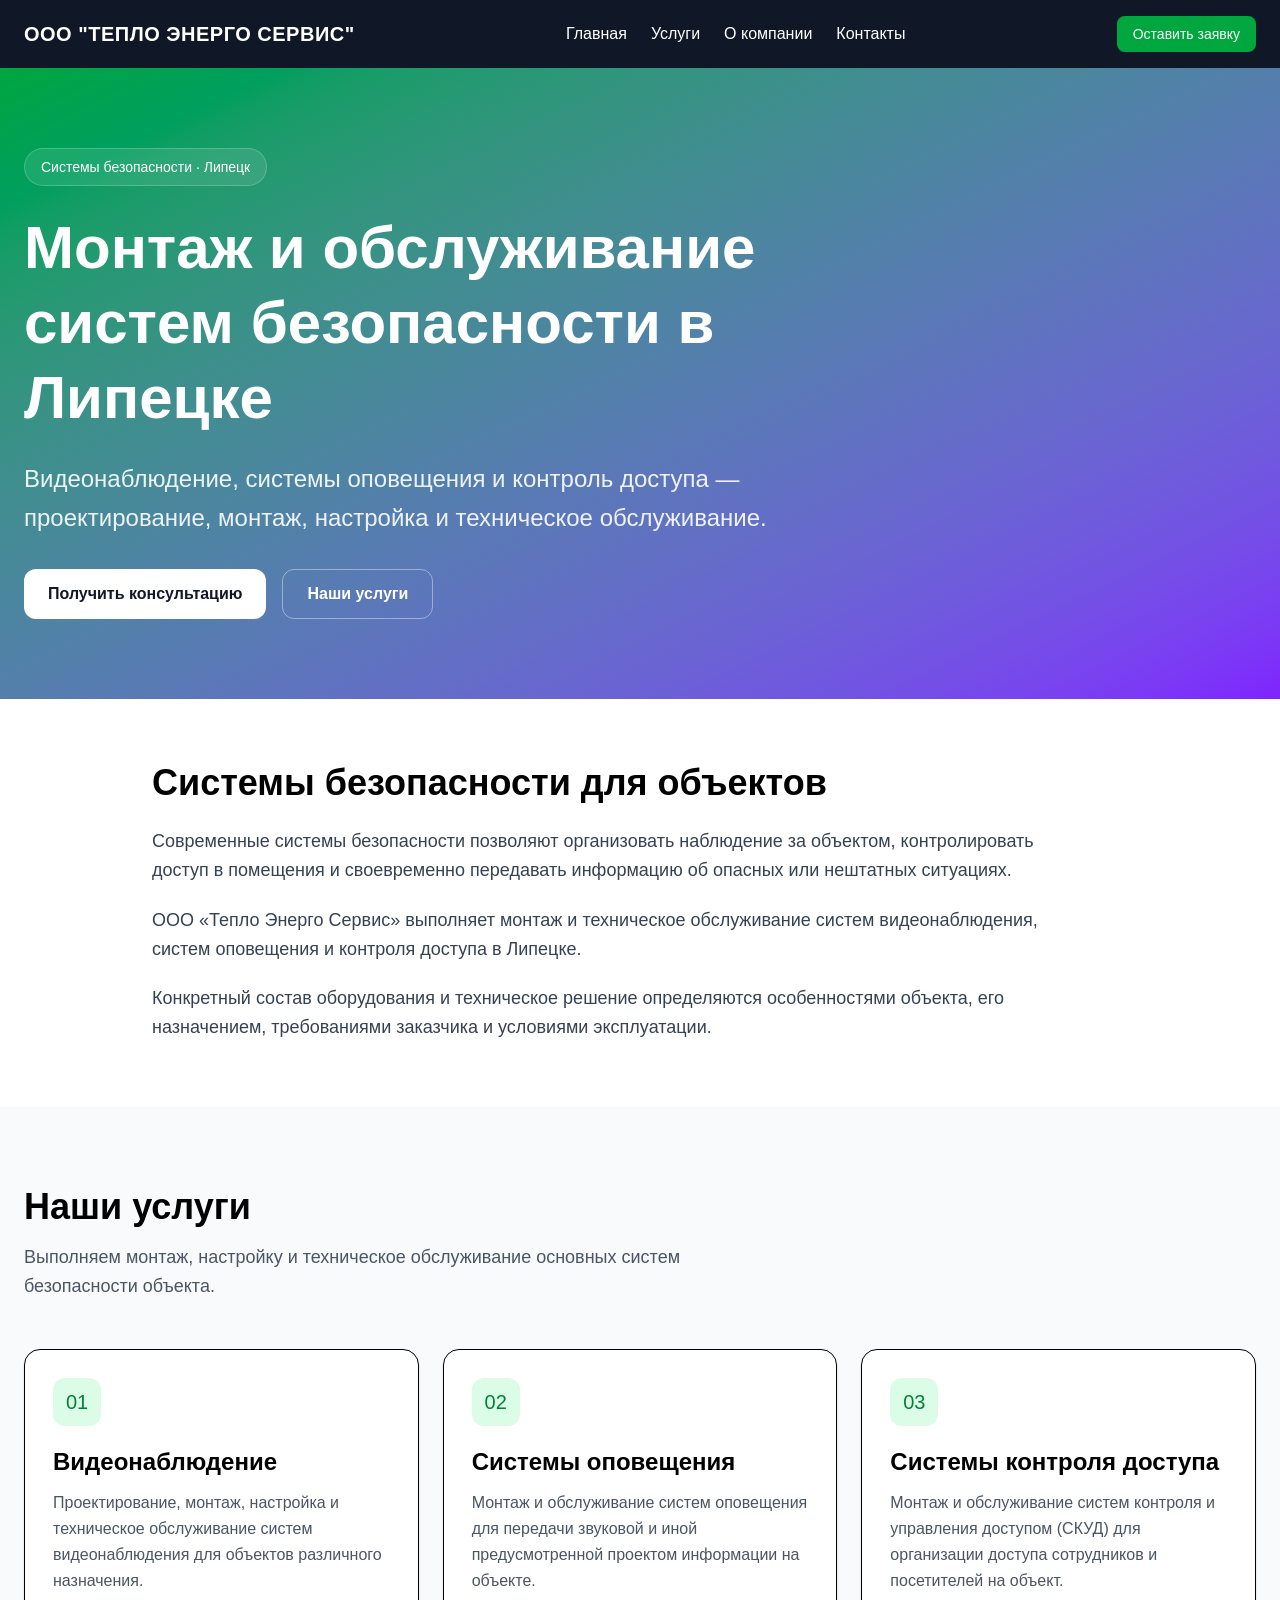
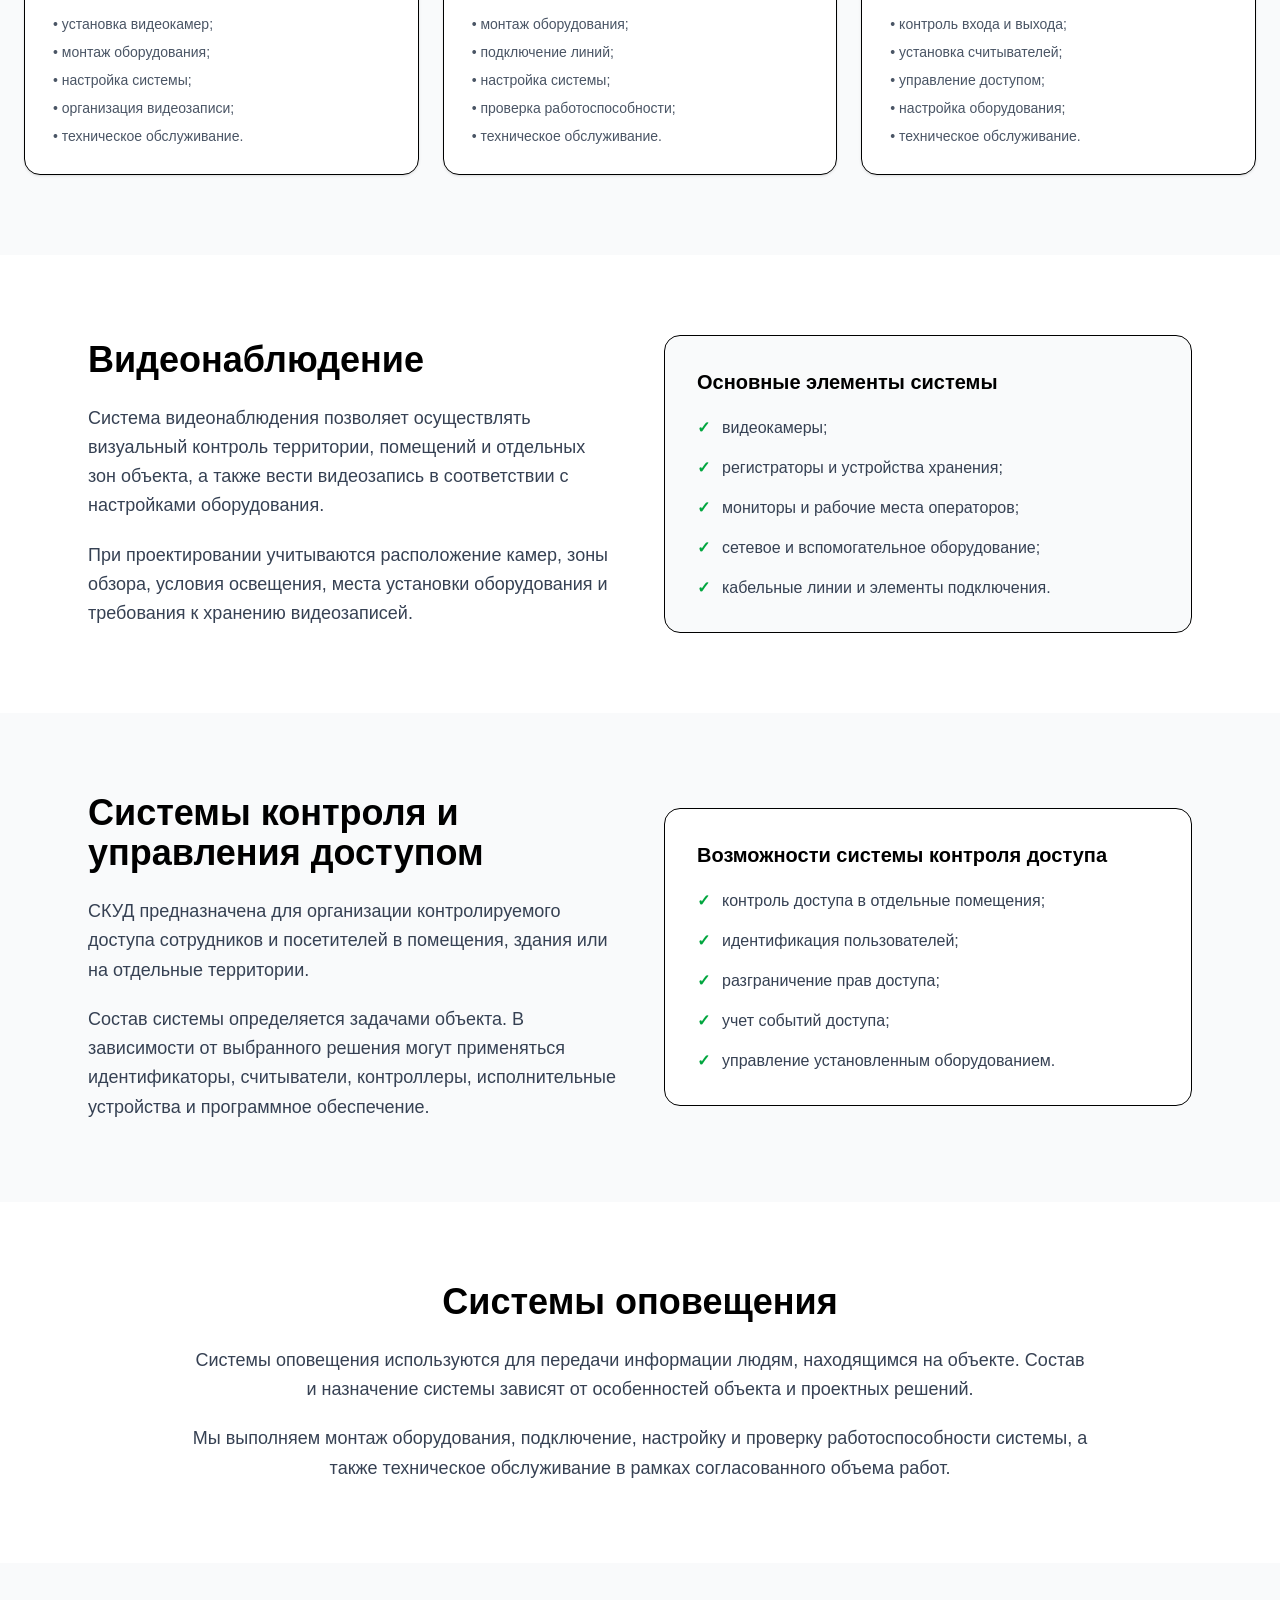
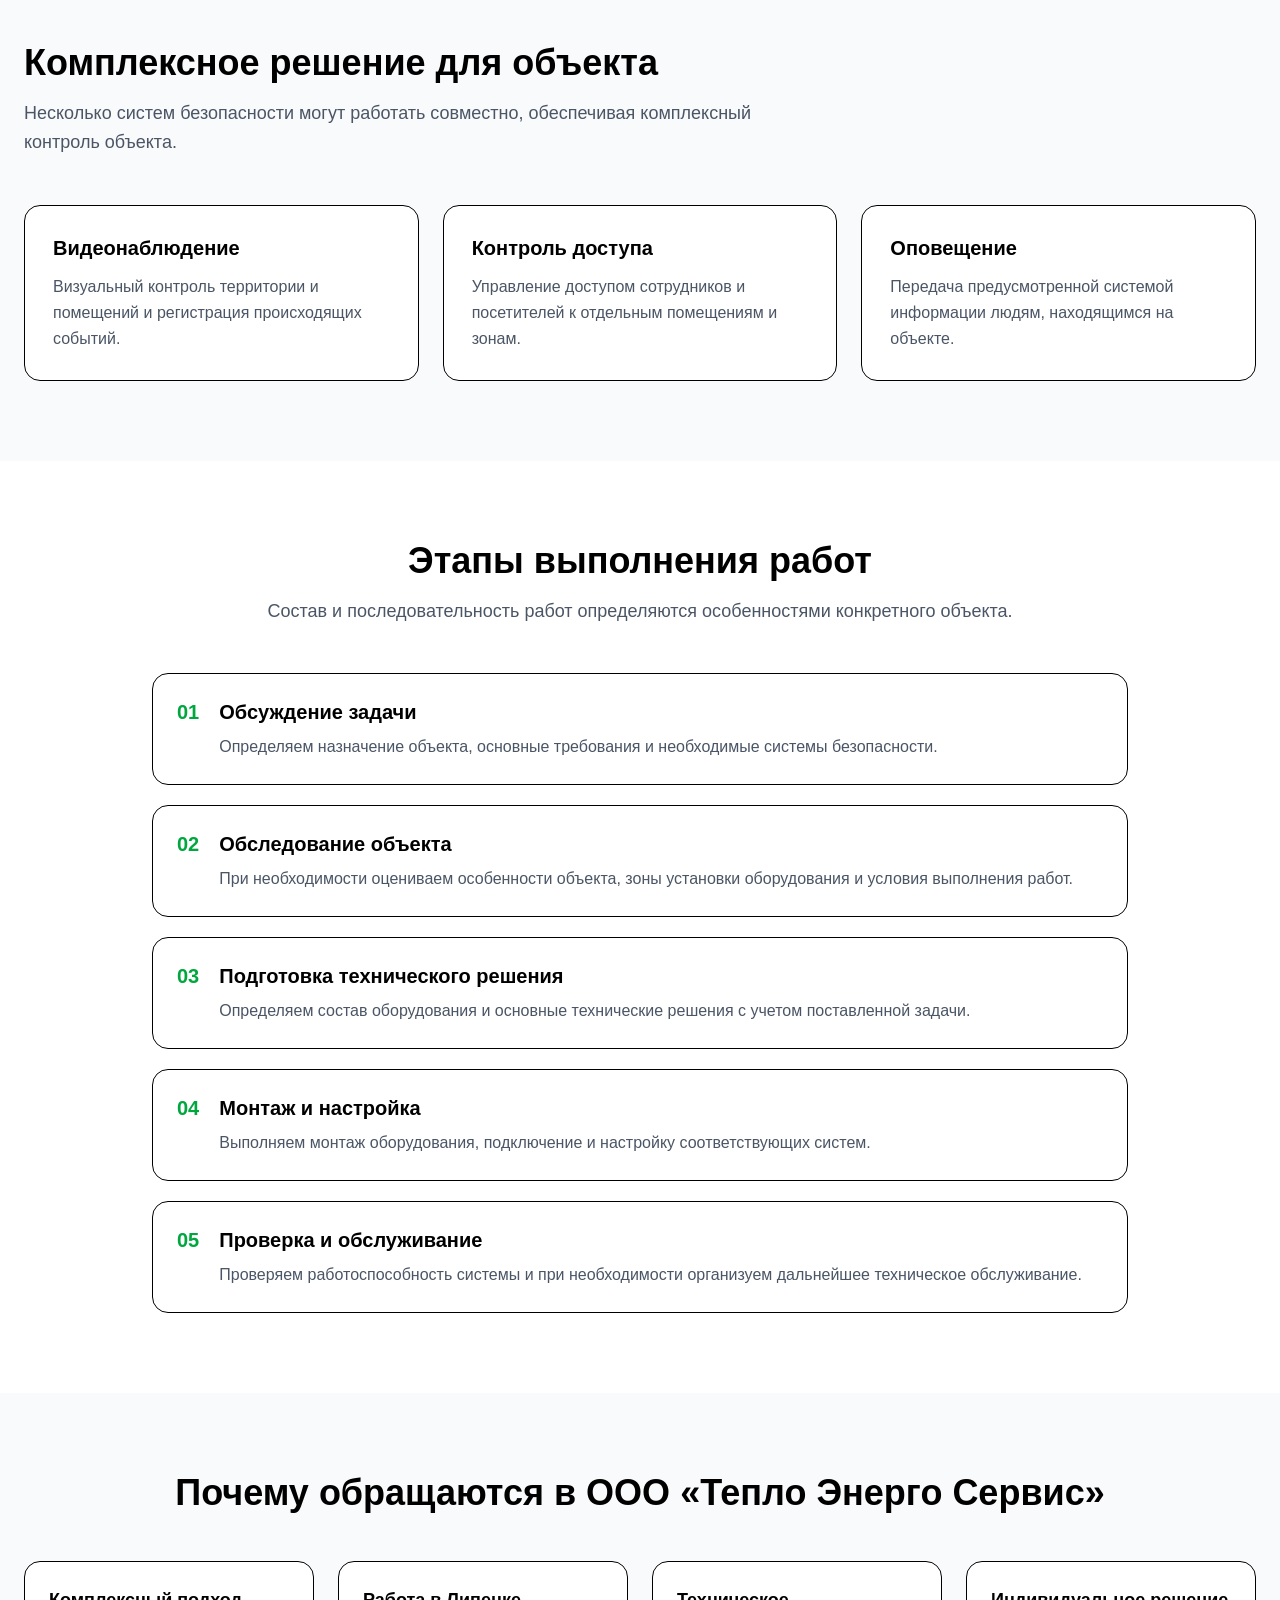
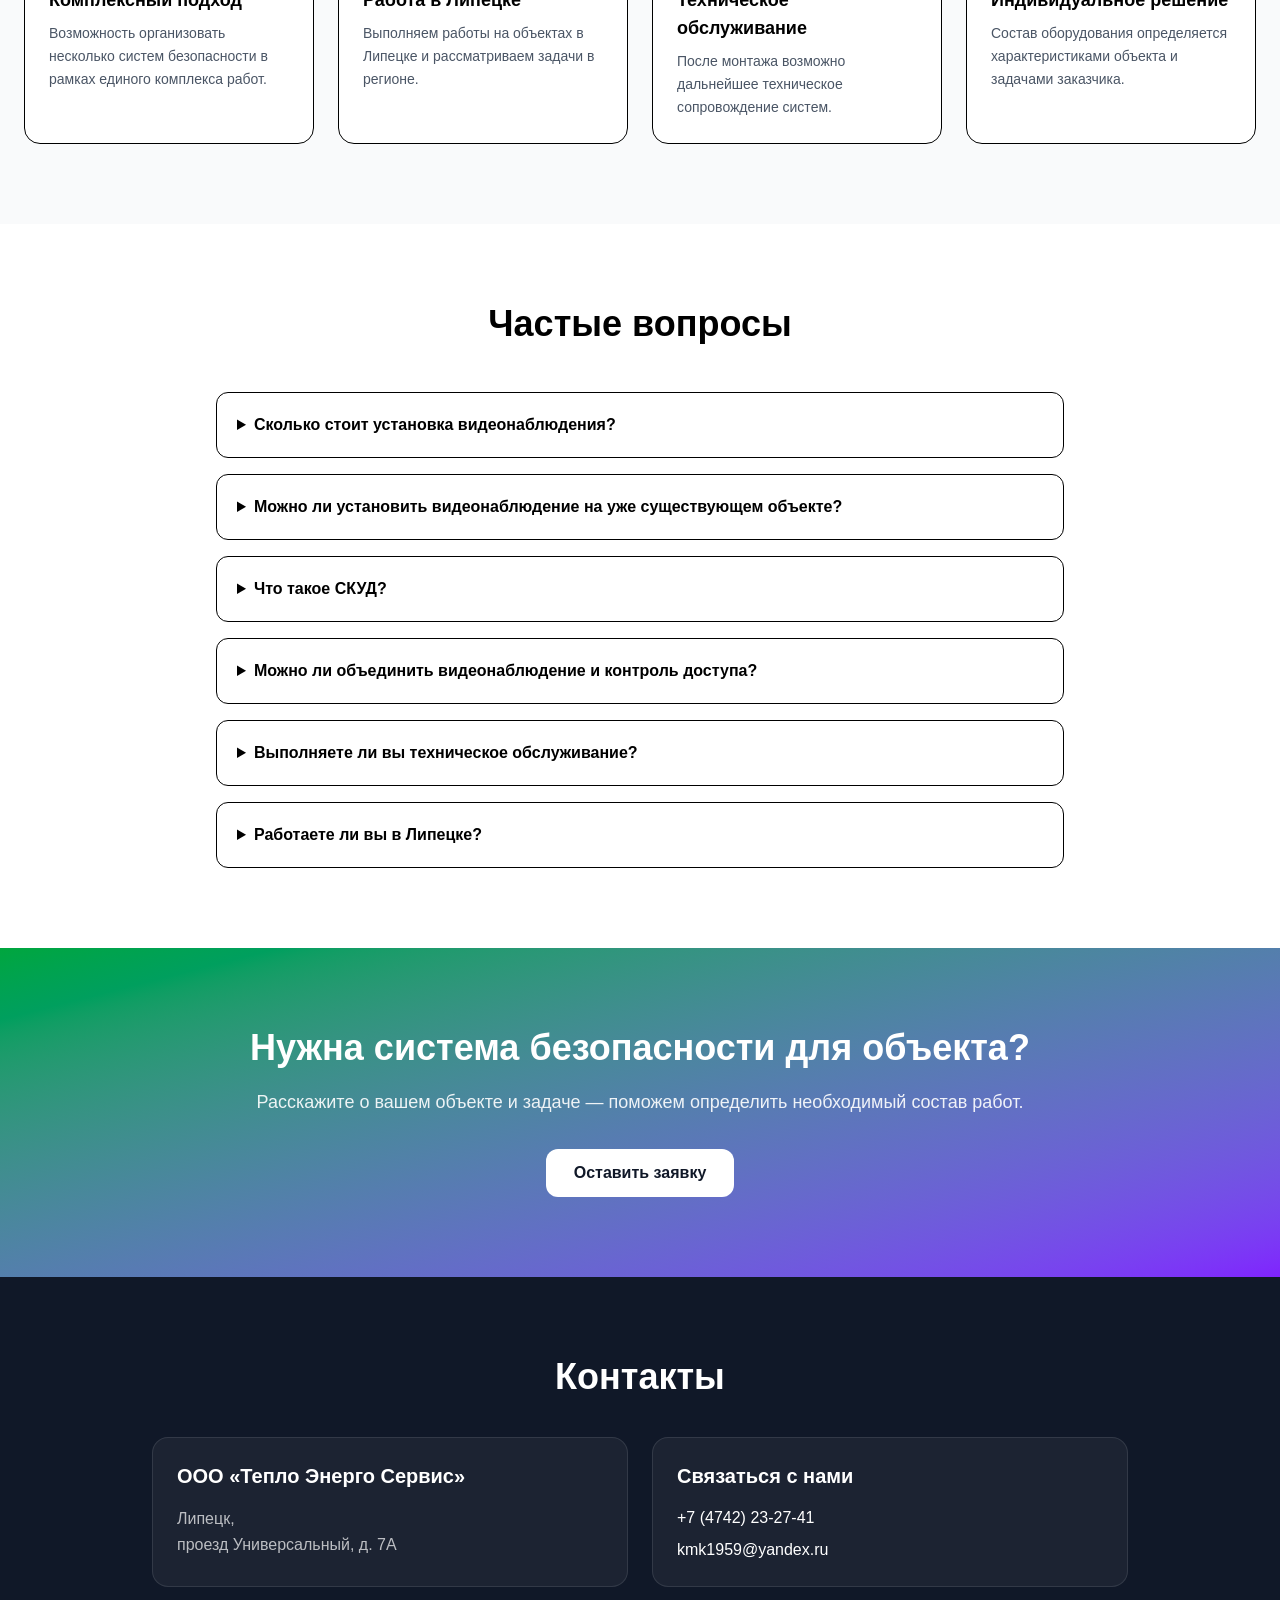
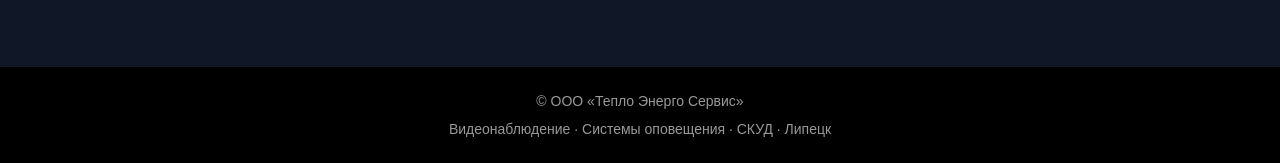
<file: videonablyudenie-sistemy-opoveshcheniya-skud.html>
<!DOCTYPE html>
<html lang="ru">
<head>
  <meta charset="UTF-8">
  <meta name="viewport" content="width=device-width, initial-scale=1.0">

  <title>Видеонаблюдение, системы оповещения и СКУД в Липецке | Тепло Энерго Сервис</title>

  <meta name="description"
        content="Монтаж и обслуживание систем видеонаблюдения, систем оповещения и контроля доступа в Липецке. Проектирование, установка, настройка и техническое обслуживание. ООО «Тепло Энерго Сервис».">

  <link rel="stylesheet" href="css/style.css">

  <!-- Schema.org -->
  <script type="application/ld+json">
  {
    "@context": "https://schema.org",
    "@type": "LocalBusiness",
    "name": "ООО «Тепло Энерго Сервис»",
    "description": "Монтаж и обслуживание систем видеонаблюдения, систем оповещения и систем контроля доступа в Липецке.",
    "url": "https://pozharka48.ru/videonablyudenie-sistemy-opoveshcheniya-skud.html",
    "telephone": "+7-4742-23-27-41",
    "email": "kmk1959@yandex.ru",
    "address": {
      "@type": "PostalAddress",
      "streetAddress": "проезд Универсальный, д.7А",
      "addressLocality": "Липецк",
      "addressCountry": "RU"
    },
    "areaServed": {
      "@type": "City",
      "name": "Липецк"
    }
  }
  </script>
</head>


<body class="bg-gray-50">


  <!-- Header -->
  <header class="bg-gray-900 text-white">

    <div class="max-w-7xl mx-auto flex items-center justify-between py-4 px-6">

      <a href="index.html"
         class="text-xl font-bold tracking-wide">
        ООО "ТЕПЛО ЭНЕРГО СЕРВИС"
      </a>


      <nav class="space-x-6 hidden md:flex">

        <a href="index.html"
           class="hover:text-green-500 transition">
          Главная
        </a>

        <a href="#services"
           class="hover:text-green-500 transition">
          Услуги
        </a>

        <a href="index.html#about"
           class="hover:text-green-500 transition">
          О компании
        </a>

        <a href="#contacts"
           class="hover:text-green-500 transition">
          Контакты
        </a>

      </nav>


      <a href="mailto:kmk1959@yandex.ru?subject=Заявка%20на%20системы%20безопасности"
         class="bg-green-600 hover:bg-green-700 px-4 py-2 rounded-lg text-sm font-medium transition">
        Оставить заявку
      </a>

    </div>

  </header>



  <!-- Hero -->
  <section class="relative bg-gradient-to-br from-green-600 to-violet-600 text-white">

    <div class="max-w-7xl mx-auto px-6 py-20">

      <div class="max-w-4xl">


        <div class="inline-flex items-center gap-2 bg-white/10 border border-white/20 rounded-full px-4 py-2 text-sm mb-6">
          Системы безопасности · Липецк
        </div>


        <h1 class="text-4xl md:text-6xl font-bold leading-tight mb-6">
          Монтаж и обслуживание систем безопасности в Липецке
        </h1>


        <p class="text-xl md:text-2xl text-white/90 leading-relaxed mb-8">
          Видеонаблюдение, системы оповещения и контроль доступа —
          проектирование, монтаж, настройка и техническое обслуживание.
        </p>


        <div class="flex flex-col sm:flex-row gap-4">

          <a href="mailto:kmk1959@yandex.ru?subject=Заявка%20на%20системы%20безопасности"
             class="inline-flex justify-center items-center bg-white text-gray-900 px-6 py-3 rounded-xl font-semibold hover:bg-gray-100 transition">
            Получить консультацию
          </a>


          <a href="#services"
             class="inline-flex justify-center items-center border border-white/40 px-6 py-3 rounded-xl font-semibold hover:bg-white/10 transition">
            Наши услуги
          </a>

        </div>

      </div>

    </div>

  </section>



  <!-- Intro -->
  <section class="py-16 bg-white">

    <div class="max-w-5xl mx-auto px-6">

      <div class="max-w-4xl">


        <h2 class="text-3xl md:text-4xl font-bold mb-6">
          Системы безопасности для объектов
        </h2>


        <p class="text-lg text-gray-700 leading-relaxed mb-5">
          Современные системы безопасности позволяют организовать
          наблюдение за объектом, контролировать доступ в помещения
          и своевременно передавать информацию об опасных или
          нештатных ситуациях.
        </p>


        <p class="text-lg text-gray-700 leading-relaxed mb-5">
          ООО «Тепло Энерго Сервис» выполняет монтаж и техническое
          обслуживание систем видеонаблюдения, систем оповещения
          и контроля доступа в Липецке.
        </p>


        <p class="text-lg text-gray-700 leading-relaxed">
          Конкретный состав оборудования и техническое решение
          определяются особенностями объекта, его назначением,
          требованиями заказчика и условиями эксплуатации.
        </p>

      </div>

    </div>

  </section>



  <!-- Services -->
  <section id="services" class="py-20 bg-gray-50">

    <div class="max-w-7xl mx-auto px-6">


      <div class="max-w-3xl mb-12">

        <h2 class="text-3xl md:text-4xl font-bold mb-4">
          Наши услуги
        </h2>


        <p class="text-lg text-gray-600 leading-relaxed">
          Выполняем монтаж, настройку и техническое обслуживание
          основных систем безопасности объекта.
        </p>

      </div>



      <div class="grid grid-cols-1 md:grid-cols-3 gap-6">


        <!-- CCTV -->
        <div class="bg-white border rounded-2xl p-7 shadow-sm">

          <div class="w-12 h-12 bg-green-100 rounded-xl flex items-center justify-center mb-5">

            <span class="text-green-700 text-xl">
              01
            </span>

          </div>


          <h3 class="text-2xl font-semibold mb-3">
            Видеонаблюдение
          </h3>


          <p class="text-gray-600 leading-relaxed">
            Проектирование, монтаж, настройка и техническое
            обслуживание систем видеонаблюдения для объектов
            различного назначения.
          </p>


          <ul class="mt-5 space-y-2 text-sm text-gray-600">

            <li>• установка видеокамер;</li>
            <li>• монтаж оборудования;</li>
            <li>• настройка системы;</li>
            <li>• организация видеозаписи;</li>
            <li>• техническое обслуживание.</li>

          </ul>

        </div>



        <!-- Notification -->
        <div class="bg-white border rounded-2xl p-7 shadow-sm">

          <div class="w-12 h-12 bg-green-100 rounded-xl flex items-center justify-center mb-5">

            <span class="text-green-700 text-xl">
              02
            </span>

          </div>


          <h3 class="text-2xl font-semibold mb-3">
            Системы оповещения
          </h3>


          <p class="text-gray-600 leading-relaxed">
            Монтаж и обслуживание систем оповещения для передачи
            звуковой и иной предусмотренной проектом информации
            на объекте.
          </p>


          <ul class="mt-5 space-y-2 text-sm text-gray-600">

            <li>• монтаж оборудования;</li>
            <li>• подключение линий;</li>
            <li>• настройка системы;</li>
            <li>• проверка работоспособности;</li>
            <li>• техническое обслуживание.</li>

          </ul>

        </div>



        <!-- Access -->
        <div class="bg-white border rounded-2xl p-7 shadow-sm">

          <div class="w-12 h-12 bg-green-100 rounded-xl flex items-center justify-center mb-5">

            <span class="text-green-700 text-xl">
              03
            </span>

          </div>


          <h3 class="text-2xl font-semibold mb-3">
            Системы контроля доступа
          </h3>


          <p class="text-gray-600 leading-relaxed">
            Монтаж и обслуживание систем контроля и управления
            доступом (СКУД) для организации доступа сотрудников
            и посетителей на объект.
          </p>


          <ul class="mt-5 space-y-2 text-sm text-gray-600">

            <li>• контроль входа и выхода;</li>
            <li>• установка считывателей;</li>
            <li>• управление доступом;</li>
            <li>• настройка оборудования;</li>
            <li>• техническое обслуживание.</li>

          </ul>

        </div>

      </div>

    </div>

  </section>



  <!-- Video surveillance -->
  <section class="py-20 bg-white">

    <div class="max-w-6xl mx-auto px-6">


      <div class="grid md:grid-cols-2 gap-12 items-center">


        <div>

          <h2 class="text-3xl md:text-4xl font-bold mb-6">
            Видеонаблюдение
          </h2>


          <p class="text-lg text-gray-700 leading-relaxed mb-5">
            Система видеонаблюдения позволяет осуществлять визуальный
            контроль территории, помещений и отдельных зон объекта,
            а также вести видеозапись в соответствии с настройками
            оборудования.
          </p>


          <p class="text-lg text-gray-700 leading-relaxed">
            При проектировании учитываются расположение камер,
            зоны обзора, условия освещения, места установки
            оборудования и требования к хранению видеозаписей.
          </p>

        </div>


        <div class="bg-gray-50 border rounded-2xl p-8">

          <h3 class="text-xl font-semibold mb-5">
            Основные элементы системы
          </h3>


          <ul class="space-y-4 text-gray-700">

            <li class="flex gap-3">
              <span class="text-green-600 font-bold">✓</span>
              <span>видеокамеры;</span>
            </li>

            <li class="flex gap-3">
              <span class="text-green-600 font-bold">✓</span>
              <span>регистраторы и устройства хранения;</span>
            </li>

            <li class="flex gap-3">
              <span class="text-green-600 font-bold">✓</span>
              <span>мониторы и рабочие места операторов;</span>
            </li>

            <li class="flex gap-3">
              <span class="text-green-600 font-bold">✓</span>
              <span>сетевое и вспомогательное оборудование;</span>
            </li>

            <li class="flex gap-3">
              <span class="text-green-600 font-bold">✓</span>
              <span>кабельные линии и элементы подключения.</span>
            </li>

          </ul>

        </div>

      </div>

    </div>

  </section>



  <!-- Access control -->
  <section class="py-20 bg-gray-50">

    <div class="max-w-6xl mx-auto px-6">


      <div class="grid md:grid-cols-2 gap-12 items-center">


        <div class="bg-white border rounded-2xl p-8 md:order-1">

          <h3 class="text-xl font-semibold mb-5">
            Возможности системы контроля доступа
          </h3>


          <ul class="space-y-4 text-gray-700">

            <li class="flex gap-3">
              <span class="text-green-600 font-bold">✓</span>
              <span>контроль доступа в отдельные помещения;</span>
            </li>

            <li class="flex gap-3">
              <span class="text-green-600 font-bold">✓</span>
              <span>идентификация пользователей;</span>
            </li>

            <li class="flex gap-3">
              <span class="text-green-600 font-bold">✓</span>
              <span>разграничение прав доступа;</span>
            </li>

            <li class="flex gap-3">
              <span class="text-green-600 font-bold">✓</span>
              <span>учет событий доступа;</span>
            </li>

            <li class="flex gap-3">
              <span class="text-green-600 font-bold">✓</span>
              <span>управление установленным оборудованием.</span>
            </li>

          </ul>

        </div>


        <div>

          <h2 class="text-3xl md:text-4xl font-bold mb-6">
            Системы контроля и управления доступом
          </h2>


          <p class="text-lg text-gray-700 leading-relaxed mb-5">
            СКУД предназначена для организации контролируемого
            доступа сотрудников и посетителей в помещения,
            здания или на отдельные территории.
          </p>


          <p class="text-lg text-gray-700 leading-relaxed">
            Состав системы определяется задачами объекта.
            В зависимости от выбранного решения могут применяться
            идентификаторы, считыватели, контроллеры, исполнительные
            устройства и программное обеспечение.
          </p>

        </div>

      </div>

    </div>

  </section>



  <!-- Notification -->
  <section class="py-20 bg-white">

    <div class="max-w-6xl mx-auto px-6">


      <div class="max-w-4xl mx-auto text-center">

        <h2 class="text-3xl md:text-4xl font-bold mb-6">
          Системы оповещения
        </h2>


        <p class="text-lg text-gray-700 leading-relaxed mb-5">
          Системы оповещения используются для передачи информации
          людям, находящимся на объекте. Состав и назначение системы
          зависят от особенностей объекта и проектных решений.
        </p>


        <p class="text-lg text-gray-700 leading-relaxed">
          Мы выполняем монтаж оборудования, подключение,
          настройку и проверку работоспособности системы,
          а также техническое обслуживание в рамках согласованного
          объема работ.
        </p>

      </div>

    </div>

  </section>



  <!-- Complex solution -->
  <section class="py-20 bg-gray-50">

    <div class="max-w-7xl mx-auto px-6">


      <div class="max-w-3xl mb-12">

        <h2 class="text-3xl md:text-4xl font-bold mb-4">
          Комплексное решение для объекта
        </h2>


        <p class="text-lg text-gray-600 leading-relaxed">
          Несколько систем безопасности могут работать совместно,
          обеспечивая комплексный контроль объекта.
        </p>

      </div>



      <div class="grid grid-cols-1 md:grid-cols-3 gap-6">


        <div class="bg-white border rounded-2xl p-7">

          <h3 class="text-xl font-semibold mb-3">
            Видеонаблюдение
          </h3>

          <p class="text-gray-600 leading-relaxed">
            Визуальный контроль территории и помещений
            и регистрация происходящих событий.
          </p>

        </div>


        <div class="bg-white border rounded-2xl p-7">

          <h3 class="text-xl font-semibold mb-3">
            Контроль доступа
          </h3>

          <p class="text-gray-600 leading-relaxed">
            Управление доступом сотрудников и посетителей
            к отдельным помещениям и зонам.
          </p>

        </div>


        <div class="bg-white border rounded-2xl p-7">

          <h3 class="text-xl font-semibold mb-3">
            Оповещение
          </h3>

          <p class="text-gray-600 leading-relaxed">
            Передача предусмотренной системой информации
            людям, находящимся на объекте.
          </p>

        </div>

      </div>

    </div>

  </section>



  <!-- Work process -->
  <section class="py-20 bg-white">

    <div class="max-w-5xl mx-auto px-6">


      <div class="text-center max-w-3xl mx-auto mb-12">

        <h2 class="text-3xl md:text-4xl font-bold mb-4">
          Этапы выполнения работ
        </h2>


        <p class="text-lg text-gray-600">
          Состав и последовательность работ определяются
          особенностями конкретного объекта.
        </p>

      </div>



      <div class="space-y-5">


        <div class="border rounded-2xl p-6 flex gap-5">

          <div class="text-green-600 font-bold text-xl">
            01
          </div>


          <div>

            <h3 class="font-semibold text-xl mb-2">
              Обсуждение задачи
            </h3>


            <p class="text-gray-600 leading-relaxed">
              Определяем назначение объекта, основные требования
              и необходимые системы безопасности.
            </p>

          </div>

        </div>



        <div class="border rounded-2xl p-6 flex gap-5">

          <div class="text-green-600 font-bold text-xl">
            02
          </div>


          <div>

            <h3 class="font-semibold text-xl mb-2">
              Обследование объекта
            </h3>


            <p class="text-gray-600 leading-relaxed">
              При необходимости оцениваем особенности объекта,
              зоны установки оборудования и условия выполнения работ.
            </p>

          </div>

        </div>



        <div class="border rounded-2xl p-6 flex gap-5">

          <div class="text-green-600 font-bold text-xl">
            03
          </div>


          <div>

            <h3 class="font-semibold text-xl mb-2">
              Подготовка технического решения
            </h3>


            <p class="text-gray-600 leading-relaxed">
              Определяем состав оборудования и основные технические
              решения с учетом поставленной задачи.
            </p>

          </div>

        </div>



        <div class="border rounded-2xl p-6 flex gap-5">

          <div class="text-green-600 font-bold text-xl">
            04
          </div>


          <div>

            <h3 class="font-semibold text-xl mb-2">
              Монтаж и настройка
            </h3>


            <p class="text-gray-600 leading-relaxed">
              Выполняем монтаж оборудования, подключение и настройку
              соответствующих систем.
            </p>

          </div>

        </div>



        <div class="border rounded-2xl p-6 flex gap-5">

          <div class="text-green-600 font-bold text-xl">
            05
          </div>


          <div>

            <h3 class="font-semibold text-xl mb-2">
              Проверка и обслуживание
            </h3>


            <p class="text-gray-600 leading-relaxed">
              Проверяем работоспособность системы и при необходимости
              организуем дальнейшее техническое обслуживание.
            </p>

          </div>

        </div>

      </div>

    </div>

  </section>



  <!-- Advantages -->
  <section class="py-20 bg-gray-50">

    <div class="max-w-7xl mx-auto px-6">


      <h2 class="text-3xl md:text-4xl font-bold text-center mb-12">
        Почему обращаются в ООО «Тепло Энерго Сервис»
      </h2>


      <div class="grid grid-cols-1 md:grid-cols-2 lg:grid-cols-4 gap-6">


        <div class="bg-white border rounded-2xl p-6">

          <h3 class="font-semibold text-lg mb-2">
            Комплексный подход
          </h3>

          <p class="text-gray-600 text-sm leading-relaxed">
            Возможность организовать несколько систем безопасности
            в рамках единого комплекса работ.
          </p>

        </div>


        <div class="bg-white border rounded-2xl p-6">

          <h3 class="font-semibold text-lg mb-2">
            Работа в Липецке
          </h3>

          <p class="text-gray-600 text-sm leading-relaxed">
            Выполняем работы на объектах в Липецке
            и рассматриваем задачи в регионе.
          </p>

        </div>


        <div class="bg-white border rounded-2xl p-6">

          <h3 class="font-semibold text-lg mb-2">
            Техническое обслуживание
          </h3>

          <p class="text-gray-600 text-sm leading-relaxed">
            После монтажа возможно дальнейшее техническое
            сопровождение систем.
          </p>

        </div>


        <div class="bg-white border rounded-2xl p-6">

          <h3 class="font-semibold text-lg mb-2">
            Индивидуальное решение
          </h3>

          <p class="text-gray-600 text-sm leading-relaxed">
            Состав оборудования определяется характеристиками
            объекта и задачами заказчика.
          </p>

        </div>

      </div>

    </div>

  </section>



  <!-- FAQ -->
  <section class="py-20 bg-white">

    <div class="max-w-4xl mx-auto px-6">


      <h2 class="text-3xl md:text-4xl font-bold text-center mb-12">
        Частые вопросы
      </h2>


      <div class="space-y-4">


        <details class="border rounded-xl p-5">

          <summary class="font-semibold cursor-pointer">
            Сколько стоит установка видеонаблюдения?
          </summary>


          <p class="mt-4 text-gray-600 leading-relaxed">
            Стоимость зависит от количества камер, площади объекта,
            требований к оборудованию, способа монтажа и других
            особенностей системы. Для предварительной оценки
            необходимо получить информацию об объекте.
          </p>

        </details>



        <details class="border rounded-xl p-5">

          <summary class="font-semibold cursor-pointer">
            Можно ли установить видеонаблюдение на уже существующем объекте?
          </summary>


          <p class="mt-4 text-gray-600 leading-relaxed">
            Да. Возможность установки и состав работ определяются
            после оценки особенностей существующего объекта
            и требований к системе.
          </p>

        </details>



        <details class="border rounded-xl p-5">

          <summary class="font-semibold cursor-pointer">
            Что такое СКУД?
          </summary>


          <p class="mt-4 text-gray-600 leading-relaxed">
            СКУД — система контроля и управления доступом.
            Она используется для организации контролируемого
            доступа людей в помещения, здания или на территории объекта.
          </p>

        </details>



        <details class="border rounded-xl p-5">

          <summary class="font-semibold cursor-pointer">
            Можно ли объединить видеонаблюдение и контроль доступа?
          </summary>


          <p class="mt-4 text-gray-600 leading-relaxed">
            Возможность интеграции зависит от используемого оборудования
            и технического решения. При проектировании можно учитывать
            необходимость совместной работы систем.
          </p>

        </details>



        <details class="border rounded-xl p-5">

          <summary class="font-semibold cursor-pointer">
            Выполняете ли вы техническое обслуживание?
          </summary>


          <p class="mt-4 text-gray-600 leading-relaxed">
            Да, техническое обслуживание систем может выполняться
            в рамках согласованного объема работ и условий обслуживания.
          </p>

        </details>



        <details class="border rounded-xl p-5">

          <summary class="font-semibold cursor-pointer">
            Работаете ли вы в Липецке?
          </summary>


          <p class="mt-4 text-gray-600 leading-relaxed">
            Да. ООО «Тепло Энерго Сервис» выполняет работы
            в Липецке. Возможность выполнения конкретной задачи
            можно уточнить по телефону или электронной почте.
          </p>

        </details>

      </div>

    </div>

  </section>



  <!-- CTA -->
  <section class="py-20 bg-gradient-to-br from-green-600 to-violet-600 text-white">

    <div class="max-w-4xl mx-auto px-6 text-center">


      <h2 class="text-3xl md:text-4xl font-bold mb-5">
        Нужна система безопасности для объекта?
      </h2>


      <p class="text-lg text-white/90 leading-relaxed mb-8">
        Расскажите о вашем объекте и задаче —
        поможем определить необходимый состав работ.
      </p>


      <a href="mailto:kmk1959@yandex.ru?subject=Заявка%20на%20системы%20безопасности"
         class="inline-flex items-center justify-center bg-white text-gray-900 px-7 py-3 rounded-xl font-semibold hover:bg-gray-100 transition">
        Оставить заявку
      </a>

    </div>

  </section>



  <!-- Contacts -->
  <section id="contacts" class="py-20 bg-gray-900 text-white">

    <div class="max-w-5xl mx-auto px-6">


      <h2 class="text-3xl md:text-4xl font-bold text-center mb-10">
        Контакты
      </h2>


      <div class="grid md:grid-cols-2 gap-6">


        <div class="bg-white/5 border border-white/10 rounded-2xl p-6">

          <h3 class="font-semibold text-xl mb-4">
            ООО «Тепло Энерго Сервис»
          </h3>


          <p class="text-white/70 leading-relaxed">
            Липецк,<br>
            проезд Универсальный, д. 7А
          </p>

        </div>


        <div class="bg-white/5 border border-white/10 rounded-2xl p-6">

          <h3 class="font-semibold text-xl mb-4">
            Связаться с нами
          </h3>


          <p class="mb-2">

            <a href="tel:+74742232741"
               class="hover:text-green-400 transition">
              +7 (4742) 23-27-41
            </a>

          </p>


          <p>

            <a href="mailto:kmk1959@yandex.ru"
               class="hover:text-green-400 transition">
              kmk1959@yandex.ru
            </a>

          </p>

        </div>

      </div>

    </div>

  </section>



  <!-- Footer -->
  <footer class="bg-black text-white/60 py-6">

    <div class="max-w-7xl mx-auto px-6 text-center text-sm">

      <p>
        © ООО «Тепло Энерго Сервис»
      </p>


      <p class="mt-2">
        Видеонаблюдение · Системы оповещения · СКУД · Липецк
      </p>

    </div>

  </footer>


</body>
</html>
</file>
<file: css/style.css>
/*! tailwindcss v4.3.3 | MIT License | https://tailwindcss.com */
@layer properties{@supports (((-webkit-hyphens:none)) and (not (margin-trim:inline))) or ((-moz-orient:inline) and (not (color:rgb(from red r g b)))){*,:before,:after,::backdrop{--tw-translate-x:0;--tw-translate-y:0;--tw-translate-z:0;--tw-rotate-x:initial;--tw-rotate-y:initial;--tw-rotate-z:initial;--tw-skew-x:initial;--tw-skew-y:initial;--tw-space-y-reverse:0;--tw-space-x-reverse:0;--tw-border-style:solid;--tw-gradient-position:initial;--tw-gradient-from:#0000;--tw-gradient-via:#0000;--tw-gradient-to:#0000;--tw-gradient-stops:initial;--tw-gradient-via-stops:initial;--tw-gradient-from-position:0%;--tw-gradient-via-position:50%;--tw-gradient-to-position:100%;--tw-leading:initial;--tw-font-weight:initial;--tw-tracking:initial;--tw-shadow:0 0 #0000;--tw-shadow-color:initial;--tw-shadow-alpha:100%;--tw-inset-shadow:0 0 #0000;--tw-inset-shadow-color:initial;--tw-inset-shadow-alpha:100%;--tw-ring-color:initial;--tw-ring-shadow:0 0 #0000;--tw-inset-ring-color:initial;--tw-inset-ring-shadow:0 0 #0000;--tw-ring-inset:initial;--tw-ring-offset-width:0px;--tw-ring-offset-color:#fff;--tw-ring-offset-shadow:0 0 #0000;--tw-blur:initial;--tw-brightness:initial;--tw-contrast:initial;--tw-grayscale:initial;--tw-hue-rotate:initial;--tw-invert:initial;--tw-opacity:initial;--tw-saturate:initial;--tw-sepia:initial;--tw-drop-shadow:initial;--tw-drop-shadow-color:initial;--tw-drop-shadow-alpha:100%;--tw-drop-shadow-size:initial;--tw-duration:initial;--tw-scale-x:1;--tw-scale-y:1;--tw-scale-z:1}}}@layer theme{:root,:host{--font-sans:-apple-system, BlinkMacSystemFont, "Segoe UI", Roboto, "Helvetica Neue", "Noto Sans", Arial, sans-serif, "Apple Color Emoji", "Segoe UI Emoji", "Segoe UI Symbol", "Noto Color Emoji";--font-mono:ui-monospace, SFMono-Regular, Menlo, Monaco, Consolas, "Liberation Mono", "Courier New", monospace;--color-red-100:oklch(93.6% .032 17.717);--color-red-500:oklch(63.7% .237 25.331);--color-red-600:oklch(57.7% .245 27.325);--color-red-700:oklch(50.5% .213 27.518);--color-red-900:oklch(39.6% .141 25.723);--color-amber-50:oklch(98.7% .022 95.277);--color-amber-100:oklch(96.2% .059 95.617);--color-amber-200:oklch(92.4% .12 95.746);--color-amber-600:oklch(66.6% .179 58.318);--color-amber-700:oklch(55.5% .163 48.998);--color-yellow-50:oklch(98.7% .026 102.212);--color-lime-300:oklch(89.7% .196 126.665);--color-green-50:oklch(98.2% .018 155.826);--color-green-100:oklch(96.2% .044 156.743);--color-green-200:oklch(92.5% .084 155.995);--color-green-400:oklch(79.2% .209 151.711);--color-green-500:oklch(72.3% .219 149.579);--color-green-600:oklch(62.7% .194 149.214);--color-green-700:oklch(52.7% .154 150.069);--color-emerald-200:oklch(90.5% .093 164.15);--color-emerald-300:oklch(84.5% .143 164.978);--color-blue-100:oklch(93.2% .032 255.585);--color-blue-500:oklch(62.3% .214 259.815);--color-blue-600:oklch(54.6% .245 262.881);--color-blue-700:oklch(48.8% .243 264.376);--color-indigo-500:oklch(58.5% .233 277.117);--color-violet-300:oklch(81.1% .111 293.571);--color-violet-600:oklch(54.1% .281 293.009);--color-purple-100:oklch(94.6% .033 307.174);--color-purple-500:oklch(62.7% .265 303.9);--color-gray-50:oklch(98.5% .002 247.839);--color-gray-100:oklch(96.7% .003 264.542);--color-gray-200:oklch(92.8% .006 264.531);--color-gray-300:oklch(87.2% .01 258.338);--color-gray-400:oklch(70.7% .022 261.325);--color-gray-500:oklch(55.1% .027 264.364);--color-gray-600:oklch(44.6% .03 256.802);--color-gray-700:oklch(37.3% .034 259.733);--color-gray-800:oklch(27.8% .033 256.848);--color-gray-900:oklch(21% .034 264.665);--color-black:#000;--color-white:#fff;--spacing:.25rem;--container-sm:24rem;--container-xl:36rem;--container-2xl:42rem;--container-3xl:48rem;--container-4xl:56rem;--container-5xl:64rem;--container-6xl:72rem;--container-7xl:80rem;--text-xs:.75rem;--text-xs--line-height:calc(1 / .75);--text-sm:.875rem;--text-sm--line-height:calc(1.25 / .875);--text-base:1rem;--text-base--line-height:calc(1.5 / 1);--text-lg:1.125rem;--text-lg--line-height:calc(1.75 / 1.125);--text-xl:1.25rem;--text-xl--line-height:calc(1.75 / 1.25);--text-2xl:1.5rem;--text-2xl--line-height:calc(2 / 1.5);--text-3xl:1.875rem;--text-3xl--line-height:calc(2.25 / 1.875);--text-4xl:2.25rem;--text-4xl--line-height:calc(2.5 / 2.25);--text-5xl:3rem;--text-5xl--line-height:1;--text-6xl:3.75rem;--text-6xl--line-height:1;--font-weight-medium:500;--font-weight-semibold:600;--font-weight-bold:700;--tracking-wide:.025em;--leading-tight:1.25;--leading-relaxed:1.625;--radius-md:.375rem;--radius-lg:.5rem;--radius-xl:.75rem;--radius-2xl:1rem;--default-transition-duration:.15s;--default-transition-timing-function:cubic-bezier(.4, 0, .2, 1);--default-font-family:var(--font-sans);--default-mono-font-family:var(--font-mono)}}@layer base{*,:after,:before,::backdrop{box-sizing:border-box;border:0 solid;margin:0;padding:0}::file-selector-button{box-sizing:border-box;border:0 solid;margin:0;padding:0}html,:host{-webkit-text-size-adjust:100%;tab-size:4;line-height:1.5;font-family:var(--default-font-family,-apple-system, BlinkMacSystemFont, "Segoe UI", Roboto, "Helvetica Neue", "Noto Sans", Arial, sans-serif, "Apple Color Emoji", "Segoe UI Emoji", "Segoe UI Symbol", "Noto Color Emoji");font-feature-settings:var(--default-font-feature-settings,normal);font-variation-settings:var(--default-font-variation-settings,normal);-webkit-tap-highlight-color:transparent}hr{height:0;color:inherit;border-top-width:1px}abbr:where([title]){-webkit-text-decoration:underline dotted;text-decoration:underline dotted}h1,h2,h3,h4,h5,h6{font-size:inherit;font-weight:inherit}a{color:inherit;-webkit-text-decoration:inherit;-webkit-text-decoration:inherit;-webkit-text-decoration:inherit;text-decoration:inherit}b,strong{font-weight:bolder}code,kbd,samp,pre{font-family:var(--default-mono-font-family,ui-monospace, SFMono-Regular, Menlo, Monaco, Consolas, "Liberation Mono", "Courier New", monospace);font-feature-settings:var(--default-mono-font-feature-settings,normal);font-variation-settings:var(--default-mono-font-variation-settings,normal);font-size:1em}small{font-size:80%}sub,sup{vertical-align:baseline;font-size:75%;line-height:0;position:relative}sub{bottom:-.25em}sup{top:-.5em}table{text-indent:0;border-color:inherit;border-collapse:collapse}:-moz-focusring:where(:not(iframe)){outline:auto}progress{vertical-align:baseline}summary{display:list-item}ol,ul,menu{list-style:none}img,svg,video,canvas,audio,iframe,embed,object{vertical-align:middle;display:block}img,video{max-width:100%;height:auto}button,input,select,optgroup,textarea{font:inherit;font-feature-settings:inherit;font-variation-settings:inherit;letter-spacing:inherit;color:inherit;opacity:1;background-color:#0000;border-radius:0}::file-selector-button{font:inherit;font-feature-settings:inherit;font-variation-settings:inherit;letter-spacing:inherit;color:inherit;opacity:1;background-color:#0000;border-radius:0}:where(select:is([multiple],[size])) optgroup{font-weight:bolder}:where(select:is([multiple],[size])) optgroup option{padding-inline-start:20px}::file-selector-button{margin-inline-end:4px}::placeholder{opacity:1}@supports (not ((-webkit-appearance:-apple-pay-button))) or (contain-intrinsic-size:1px){::placeholder{color:currentColor}@supports (color:color-mix(in lab, red, red)){::placeholder{color:color-mix(in oklab, currentcolor 50%, transparent)}}}textarea{resize:vertical}::-webkit-search-decoration{-webkit-appearance:none}::-webkit-date-and-time-value{min-height:1lh;text-align:inherit}::-webkit-datetime-edit{display:inline-flex}::-webkit-datetime-edit-fields-wrapper{padding:0}::-webkit-datetime-edit{padding-block:0}::-webkit-datetime-edit-year-field{padding-block:0}::-webkit-datetime-edit-month-field{padding-block:0}::-webkit-datetime-edit-day-field{padding-block:0}::-webkit-datetime-edit-hour-field{padding-block:0}::-webkit-datetime-edit-minute-field{padding-block:0}::-webkit-datetime-edit-second-field{padding-block:0}::-webkit-datetime-edit-millisecond-field{padding-block:0}::-webkit-datetime-edit-meridiem-field{padding-block:0}::-webkit-calendar-picker-indicator{line-height:1}:-moz-ui-invalid{box-shadow:none}button,input:where([type=button],[type=reset],[type=submit]){appearance:button}::file-selector-button{appearance:button}::-webkit-inner-spin-button{height:auto}::-webkit-outer-spin-button{height:auto}[hidden]:where(:not([hidden=until-found])){display:none!important}}@layer components;@layer utilities{.pointer-events-none{pointer-events:none}.absolute{position:absolute}.relative{position:relative}.inset-0{inset:0}.top-1\/2{top:50%}.top-4{top:calc(var(--spacing) * 4)}.right-4{right:calc(var(--spacing) * 4)}.right-5{right:calc(var(--spacing) * 5)}.bottom-5{bottom:calc(var(--spacing) * 5)}.left-1\/2{left:50%}.left-5{left:calc(var(--spacing) * 5)}.z-10{z-index:10}.container{width:100%}@media (min-width:40rem){.container{max-width:40rem}}@media (min-width:48rem){.container{max-width:48rem}}@media (min-width:64rem){.container{max-width:64rem}}@media (min-width:80rem){.container{max-width:80rem}}@media (min-width:96rem){.container{max-width:96rem}}.mx-auto{margin-inline:auto}.mt-1{margin-top:var(--spacing)}.mt-2{margin-top:calc(var(--spacing) * 2)}.mt-4{margin-top:calc(var(--spacing) * 4)}.mt-5{margin-top:calc(var(--spacing) * 5)}.mt-10{margin-top:calc(var(--spacing) * 10)}.mt-auto{margin-top:auto}.mb-1\.5{margin-bottom:calc(var(--spacing) * 1.5)}.mb-2{margin-bottom:calc(var(--spacing) * 2)}.mb-3{margin-bottom:calc(var(--spacing) * 3)}.mb-4{margin-bottom:calc(var(--spacing) * 4)}.mb-5{margin-bottom:calc(var(--spacing) * 5)}.mb-6{margin-bottom:calc(var(--spacing) * 6)}.mb-8{margin-bottom:calc(var(--spacing) * 8)}.mb-10{margin-bottom:calc(var(--spacing) * 10)}.mb-12{margin-bottom:calc(var(--spacing) * 12)}.mb-14{margin-bottom:calc(var(--spacing) * 14)}.block{display:block}.flex{display:flex}.grid{display:grid}.hidden{display:none}.inline-block{display:inline-block}.inline-flex{display:inline-flex}.aspect-square{aspect-ratio:1}.h-1{height:var(--spacing)}.h-5{height:calc(var(--spacing) * 5)}.h-7{height:calc(var(--spacing) * 7)}.h-10{height:calc(var(--spacing) * 10)}.h-12{height:calc(var(--spacing) * 12)}.h-13{height:calc(var(--spacing) * 13)}.h-14{height:calc(var(--spacing) * 14)}.h-16{height:calc(var(--spacing) * 16)}.h-48{height:calc(var(--spacing) * 48)}.h-auto{height:auto}.h-full{height:100%}.w-5{width:calc(var(--spacing) * 5)}.w-7{width:calc(var(--spacing) * 7)}.w-10{width:calc(var(--spacing) * 10)}.w-12{width:calc(var(--spacing) * 12)}.w-13{width:calc(var(--spacing) * 13)}.w-14{width:calc(var(--spacing) * 14)}.w-16{width:calc(var(--spacing) * 16)}.w-full{width:100%}.max-w-2xl{max-width:var(--container-2xl)}.max-w-3xl{max-width:var(--container-3xl)}.max-w-4xl{max-width:var(--container-4xl)}.max-w-5xl{max-width:var(--container-5xl)}.max-w-6xl{max-width:var(--container-6xl)}.max-w-7xl{max-width:var(--container-7xl)}.max-w-\[280px\]{max-width:280px}.max-w-sm{max-width:var(--container-sm)}.max-w-xl{max-width:var(--container-xl)}.min-w-0{min-width:0}.flex-1{flex:1}.shrink-0{flex-shrink:0}.-translate-x-1\/2{--tw-translate-x:calc(calc(1 / 2 * 100%) * -1);translate:var(--tw-translate-x) var(--tw-translate-y)}.-translate-y-1\/2{--tw-translate-y:calc(calc(1 / 2 * 100%) * -1);translate:var(--tw-translate-x) var(--tw-translate-y)}.transform{transform:var(--tw-rotate-x,) var(--tw-rotate-y,) var(--tw-rotate-z,) var(--tw-skew-x,) var(--tw-skew-y,)}.cursor-pointer{cursor:pointer}.resize{resize:both}.list-inside{list-style-position:inside}.list-disc{list-style-type:disc}.grid-cols-1{grid-template-columns:repeat(1,minmax(0,1fr))}.grid-cols-2{grid-template-columns:repeat(2,minmax(0,1fr))}.flex-col{flex-direction:column}.flex-wrap{flex-wrap:wrap}.items-center{align-items:center}.items-start{align-items:flex-start}.justify-between{justify-content:space-between}.justify-center{justify-content:center}.justify-items-center{justify-items:center}.gap-1{gap:var(--spacing)}.gap-2{gap:calc(var(--spacing) * 2)}.gap-3{gap:calc(var(--spacing) * 3)}.gap-4{gap:calc(var(--spacing) * 4)}.gap-5{gap:calc(var(--spacing) * 5)}.gap-6{gap:calc(var(--spacing) * 6)}.gap-8{gap:calc(var(--spacing) * 8)}.gap-12{gap:calc(var(--spacing) * 12)}:where(.space-y-2>:not(:last-child)){--tw-space-y-reverse:0;margin-block-start:calc(calc(var(--spacing) * 2) * var(--tw-space-y-reverse));margin-block-end:calc(calc(var(--spacing) * 2) * calc(1 - var(--tw-space-y-reverse)))}:where(.space-y-4>:not(:last-child)){--tw-space-y-reverse:0;margin-block-start:calc(calc(var(--spacing) * 4) * var(--tw-space-y-reverse));margin-block-end:calc(calc(var(--spacing) * 4) * calc(1 - var(--tw-space-y-reverse)))}:where(.space-y-5>:not(:last-child)){--tw-space-y-reverse:0;margin-block-start:calc(calc(var(--spacing) * 5) * var(--tw-space-y-reverse));margin-block-end:calc(calc(var(--spacing) * 5) * calc(1 - var(--tw-space-y-reverse)))}:where(.space-x-6>:not(:last-child)){--tw-space-x-reverse:0;margin-inline-start:calc(calc(var(--spacing) * 6) * var(--tw-space-x-reverse));margin-inline-end:calc(calc(var(--spacing) * 6) * calc(1 - var(--tw-space-x-reverse)))}.overflow-hidden{overflow:hidden}.rounded{border-radius:.25rem}.rounded-2xl{border-radius:var(--radius-2xl)}.rounded-full{border-radius:3.40282e38px}.rounded-lg{border-radius:var(--radius-lg)}.rounded-md{border-radius:var(--radius-md)}.rounded-xl{border-radius:var(--radius-xl)}.rounded-t-lg{border-top-left-radius:var(--radius-lg);border-top-right-radius:var(--radius-lg)}.border{border-style:var(--tw-border-style);border-width:1px}.border-green-400\/30{border-color:#05df724d}@supports (color:color-mix(in lab, red, red)){.border-green-400\/30{border-color:color-mix(in oklab, var(--color-green-400) 30%, transparent)}}.border-green-700{border-color:var(--color-green-700)}.border-red-100{border-color:var(--color-red-100)}.border-white\/10{border-color:#ffffff1a}@supports (color:color-mix(in lab, red, red)){.border-white\/10{border-color:color-mix(in oklab, var(--color-white) 10%, transparent)}}.border-white\/15{border-color:#ffffff26}@supports (color:color-mix(in lab, red, red)){.border-white\/15{border-color:color-mix(in oklab, var(--color-white) 15%, transparent)}}.border-white\/20{border-color:#fff3}@supports (color:color-mix(in lab, red, red)){.border-white\/20{border-color:color-mix(in oklab, var(--color-white) 20%, transparent)}}.border-white\/40{border-color:#fff6}@supports (color:color-mix(in lab, red, red)){.border-white\/40{border-color:color-mix(in oklab, var(--color-white) 40%, transparent)}}.bg-amber-50{background-color:var(--color-amber-50)}.bg-amber-100{background-color:var(--color-amber-100)}.bg-amber-200{background-color:var(--color-amber-200)}.bg-amber-600{background-color:var(--color-amber-600)}.bg-black{background-color:var(--color-black)}.bg-black\/70{background-color:#000000b3}@supports (color:color-mix(in lab, red, red)){.bg-black\/70{background-color:color-mix(in oklab, var(--color-black) 70%, transparent)}}.bg-blue-100{background-color:var(--color-blue-100)}.bg-blue-600{background-color:var(--color-blue-600)}.bg-emerald-200{background-color:var(--color-emerald-200)}.bg-emerald-300{background-color:var(--color-emerald-300)}.bg-gray-50{background-color:var(--color-gray-50)}.bg-gray-200{background-color:var(--color-gray-200)}.bg-gray-800{background-color:var(--color-gray-800)}.bg-gray-900{background-color:var(--color-gray-900)}.bg-green-50{background-color:var(--color-green-50)}.bg-green-100{background-color:var(--color-green-100)}.bg-green-400\/10{background-color:#05df721a}@supports (color:color-mix(in lab, red, red)){.bg-green-400\/10{background-color:color-mix(in oklab, var(--color-green-400) 10%, transparent)}}.bg-green-600{background-color:var(--color-green-600)}.bg-purple-100{background-color:var(--color-purple-100)}.bg-red-500{background-color:var(--color-red-500)}.bg-red-600{background-color:var(--color-red-600)}.bg-transparent{background-color:#0000}.bg-white{background-color:var(--color-white)}.bg-white\/5{background-color:#ffffff0d}@supports (color:color-mix(in lab, red, red)){.bg-white\/5{background-color:color-mix(in oklab, var(--color-white) 5%, transparent)}}.bg-white\/10{background-color:#ffffff1a}@supports (color:color-mix(in lab, red, red)){.bg-white\/10{background-color:color-mix(in oklab, var(--color-white) 10%, transparent)}}.bg-yellow-50{background-color:var(--color-yellow-50)}.bg-gradient-to-br{--tw-gradient-position:to bottom right in oklab;background-image:linear-gradient(var(--tw-gradient-stops))}.bg-\[radial-gradient\(ellipse_80\%_60\%_at_70\%_20\%\,rgba\(220\,38\,38\,0\.22\)\,transparent\)\]{background-image:radial-gradient(80% 60% at 70% 20%,#dc262638,#0000)}.from-gray-900{--tw-gradient-from:var(--color-gray-900);--tw-gradient-stops:var(--tw-gradient-via-stops,var(--tw-gradient-position), var(--tw-gradient-from) var(--tw-gradient-from-position), var(--tw-gradient-to) var(--tw-gradient-to-position))}.from-green-600{--tw-gradient-from:var(--color-green-600);--tw-gradient-stops:var(--tw-gradient-via-stops,var(--tw-gradient-position), var(--tw-gradient-from) var(--tw-gradient-from-position), var(--tw-gradient-to) var(--tw-gradient-to-position))}.via-gray-800{--tw-gradient-via:var(--color-gray-800);--tw-gradient-via-stops:var(--tw-gradient-position), var(--tw-gradient-from) var(--tw-gradient-from-position), var(--tw-gradient-via) var(--tw-gradient-via-position), var(--tw-gradient-to) var(--tw-gradient-to-position);--tw-gradient-stops:var(--tw-gradient-via-stops)}.to-red-900{--tw-gradient-to:var(--color-red-900);--tw-gradient-stops:var(--tw-gradient-via-stops,var(--tw-gradient-position), var(--tw-gradient-from) var(--tw-gradient-from-position), var(--tw-gradient-to) var(--tw-gradient-to-position))}.to-violet-600{--tw-gradient-to:var(--color-violet-600);--tw-gradient-stops:var(--tw-gradient-via-stops,var(--tw-gradient-position), var(--tw-gradient-from) var(--tw-gradient-from-position), var(--tw-gradient-to) var(--tw-gradient-to-position))}.p-0{padding:0}.p-3{padding:calc(var(--spacing) * 3)}.p-4{padding:calc(var(--spacing) * 4)}.p-5{padding:calc(var(--spacing) * 5)}.p-6{padding:calc(var(--spacing) * 6)}.p-7{padding:calc(var(--spacing) * 7)}.p-8{padding:calc(var(--spacing) * 8)}.px-2\.5{padding-inline:calc(var(--spacing) * 2.5)}.px-3{padding-inline:calc(var(--spacing) * 3)}.px-4{padding-inline:calc(var(--spacing) * 4)}.px-5{padding-inline:calc(var(--spacing) * 5)}.px-6{padding-inline:calc(var(--spacing) * 6)}.px-7{padding-inline:calc(var(--spacing) * 7)}.px-8{padding-inline:calc(var(--spacing) * 8)}.py-1{padding-block:var(--spacing)}.py-2{padding-block:calc(var(--spacing) * 2)}.py-2\.5{padding-block:calc(var(--spacing) * 2.5)}.py-3{padding-block:calc(var(--spacing) * 3)}.py-3\.5{padding-block:calc(var(--spacing) * 3.5)}.py-4{padding-block:calc(var(--spacing) * 4)}.py-6{padding-block:calc(var(--spacing) * 6)}.py-12{padding-block:calc(var(--spacing) * 12)}.py-16{padding-block:calc(var(--spacing) * 16)}.py-20{padding-block:calc(var(--spacing) * 20)}.py-24{padding-block:calc(var(--spacing) * 24)}.text-center{text-align:center}.text-left{text-align:left}.text-2xl{font-size:var(--text-2xl);line-height:var(--tw-leading,var(--text-2xl--line-height))}.text-3xl{font-size:var(--text-3xl);line-height:var(--tw-leading,var(--text-3xl--line-height))}.text-4xl{font-size:var(--text-4xl);line-height:var(--tw-leading,var(--text-4xl--line-height))}.text-base{font-size:var(--text-base);line-height:var(--tw-leading,var(--text-base--line-height))}.text-lg{font-size:var(--text-lg);line-height:var(--tw-leading,var(--text-lg--line-height))}.text-sm{font-size:var(--text-sm);line-height:var(--tw-leading,var(--text-sm--line-height))}.text-xl{font-size:var(--text-xl);line-height:var(--tw-leading,var(--text-xl--line-height))}.text-xs{font-size:var(--text-xs);line-height:var(--tw-leading,var(--text-xs--line-height))}.leading-relaxed{--tw-leading:var(--leading-relaxed);line-height:var(--leading-relaxed)}.leading-tight{--tw-leading:var(--leading-tight);line-height:var(--leading-tight)}.font-bold{--tw-font-weight:var(--font-weight-bold);font-weight:var(--font-weight-bold)}.font-medium{--tw-font-weight:var(--font-weight-medium);font-weight:var(--font-weight-medium)}.font-semibold{--tw-font-weight:var(--font-weight-semibold);font-weight:var(--font-weight-semibold)}.tracking-wide{--tw-tracking:var(--tracking-wide);letter-spacing:var(--tracking-wide)}.text-amber-700{color:var(--color-amber-700)}.text-blue-500{color:var(--color-blue-500)}.text-gray-300{color:var(--color-gray-300)}.text-gray-400{color:var(--color-gray-400)}.text-gray-500{color:var(--color-gray-500)}.text-gray-600{color:var(--color-gray-600)}.text-gray-700{color:var(--color-gray-700)}.text-gray-800{color:var(--color-gray-800)}.text-gray-900{color:var(--color-gray-900)}.text-green-200{color:var(--color-green-200)}.text-green-400{color:var(--color-green-400)}.text-green-500{color:var(--color-green-500)}.text-green-600{color:var(--color-green-600)}.text-green-700{color:var(--color-green-700)}.text-purple-500{color:var(--color-purple-500)}.text-red-600{color:var(--color-red-600)}.text-white{color:var(--color-white)}.text-white\/60{color:#fff9}@supports (color:color-mix(in lab, red, red)){.text-white\/60{color:color-mix(in oklab, var(--color-white) 60%, transparent)}}.text-white\/70{color:#ffffffb3}@supports (color:color-mix(in lab, red, red)){.text-white\/70{color:color-mix(in oklab, var(--color-white) 70%, transparent)}}.text-white\/90{color:#ffffffe6}@supports (color:color-mix(in lab, red, red)){.text-white\/90{color:color-mix(in oklab, var(--color-white) 90%, transparent)}}.shadow-2xl{--tw-shadow:0 25px 50px -12px var(--tw-shadow-color,#00000040);box-shadow:var(--tw-inset-shadow), var(--tw-inset-ring-shadow), var(--tw-ring-offset-shadow), var(--tw-ring-shadow), var(--tw-shadow)}.shadow-lg{--tw-shadow:0 10px 15px -3px var(--tw-shadow-color,#0000001a), 0 4px 6px -4px var(--tw-shadow-color,#0000001a);box-shadow:var(--tw-inset-shadow), var(--tw-inset-ring-shadow), var(--tw-ring-offset-shadow), var(--tw-ring-shadow), var(--tw-shadow)}.shadow-md{--tw-shadow:0 4px 6px -1px var(--tw-shadow-color,#0000001a), 0 2px 4px -2px var(--tw-shadow-color,#0000001a);box-shadow:var(--tw-inset-shadow), var(--tw-inset-ring-shadow), var(--tw-ring-offset-shadow), var(--tw-ring-shadow), var(--tw-shadow)}.shadow-sm{--tw-shadow:0 1px 3px 0 var(--tw-shadow-color,#0000001a), 0 1px 2px -1px var(--tw-shadow-color,#0000001a);box-shadow:var(--tw-inset-shadow), var(--tw-inset-ring-shadow), var(--tw-ring-offset-shadow), var(--tw-ring-shadow), var(--tw-shadow)}.shadow-indigo-500\/100{--tw-shadow-color:oklch(58.5% .233 277.117)}@supports (color:color-mix(in lab, red, red)){.shadow-indigo-500\/100{--tw-shadow-color:color-mix(in oklab, var(--color-indigo-500) var(--tw-shadow-alpha), transparent)}}.ring-green-500{--tw-ring-color:var(--color-green-500)}.ring-red-500{--tw-ring-color:var(--color-red-500)}.filter{filter:var(--tw-blur,) var(--tw-brightness,) var(--tw-contrast,) var(--tw-grayscale,) var(--tw-hue-rotate,) var(--tw-invert,) var(--tw-saturate,) var(--tw-sepia,) var(--tw-drop-shadow,)}.transition{transition-property:color,background-color,border-color,outline-color,text-decoration-color,fill,stroke,--tw-gradient-from,--tw-gradient-via,--tw-gradient-to,opacity,box-shadow,transform,translate,scale,rotate,filter,-webkit-backdrop-filter,backdrop-filter,display,content-visibility,overlay,pointer-events;transition-timing-function:var(--tw-ease,var(--default-transition-timing-function));transition-duration:var(--tw-duration,var(--default-transition-duration))}.transition-all{transition-property:all;transition-timing-function:var(--tw-ease,var(--default-transition-timing-function));transition-duration:var(--tw-duration,var(--default-transition-duration))}.duration-300{--tw-duration:.3s;transition-duration:.3s}@media (hover:hover){.group-hover\:text-purple-500:is(:where(.group):hover *){color:var(--color-purple-500)}}.backdrop\:bg-black\/70::backdrop{background-color:#000000b3}@supports (color:color-mix(in lab, red, red)){.backdrop\:bg-black\/70::backdrop{background-color:color-mix(in oklab, var(--color-black) 70%, transparent)}}@media (hover:hover){.hover\:-translate-y-1:hover{--tw-translate-y:calc(var(--spacing) * -1);translate:var(--tw-translate-x) var(--tw-translate-y)}.hover\:scale-105:hover{--tw-scale-x:105%;--tw-scale-y:105%;--tw-scale-z:105%;scale:var(--tw-scale-x) var(--tw-scale-y)}.hover\:bg-amber-700:hover{background-color:var(--color-amber-700)}.hover\:bg-black:hover{background-color:var(--color-black)}.hover\:bg-blue-700:hover{background-color:var(--color-blue-700)}.hover\:bg-gray-100:hover{background-color:var(--color-gray-100)}.hover\:bg-green-400:hover{background-color:var(--color-green-400)}.hover\:bg-green-700:hover{background-color:var(--color-green-700)}.hover\:bg-lime-300:hover{background-color:var(--color-lime-300)}.hover\:bg-red-700:hover{background-color:var(--color-red-700)}.hover\:bg-violet-300:hover{background-color:var(--color-violet-300)}.hover\:bg-white\/10:hover{background-color:#ffffff1a}@supports (color:color-mix(in lab, red, red)){.hover\:bg-white\/10:hover{background-color:color-mix(in oklab, var(--color-white) 10%, transparent)}}.hover\:text-green-400:hover{color:var(--color-green-400)}.hover\:text-green-500:hover{color:var(--color-green-500)}.hover\:text-red-500:hover{color:var(--color-red-500)}.hover\:text-red-600:hover{color:var(--color-red-600)}.hover\:shadow-lg:hover{--tw-shadow:0 10px 15px -3px var(--tw-shadow-color,#0000001a), 0 4px 6px -4px var(--tw-shadow-color,#0000001a);box-shadow:var(--tw-inset-shadow), var(--tw-inset-ring-shadow), var(--tw-ring-offset-shadow), var(--tw-ring-shadow), var(--tw-shadow)}.hover\:shadow-xl:hover{--tw-shadow:0 20px 25px -5px var(--tw-shadow-color,#0000001a), 0 8px 10px -6px var(--tw-shadow-color,#0000001a);box-shadow:var(--tw-inset-shadow), var(--tw-inset-ring-shadow), var(--tw-ring-offset-shadow), var(--tw-ring-shadow), var(--tw-shadow)}.hover\:ring-2:hover{--tw-ring-shadow:var(--tw-ring-inset,) 0 0 0 calc(2px + var(--tw-ring-offset-width)) var(--tw-ring-color,currentcolor);box-shadow:var(--tw-inset-shadow), var(--tw-inset-ring-shadow), var(--tw-ring-offset-shadow), var(--tw-ring-shadow), var(--tw-shadow)}.hover\:shadow-red-500\/20:hover{--tw-shadow-color:#fb2c3633}@supports (color:color-mix(in lab, red, red)){.hover\:shadow-red-500\/20:hover{--tw-shadow-color:color-mix(in oklab, color-mix(in oklab, var(--color-red-500) 20%, transparent) var(--tw-shadow-alpha), transparent)}}.hover\:shadow-red-500\/30:hover{--tw-shadow-color:#fb2c364d}@supports (color:color-mix(in lab, red, red)){.hover\:shadow-red-500\/30:hover{--tw-shadow-color:color-mix(in oklab, color-mix(in oklab, var(--color-red-500) 30%, transparent) var(--tw-shadow-alpha), transparent)}}}@media (min-width:40rem){.sm\:inline{display:inline}.sm\:w-1\/3{width:33.3333%}.sm\:max-w-\[320px\]{max-width:320px}.sm\:grid-cols-2{grid-template-columns:repeat(2,minmax(0,1fr))}.sm\:grid-cols-3{grid-template-columns:repeat(3,minmax(0,1fr))}.sm\:flex-row{flex-direction:row}}@media (min-width:48rem){.md\:sticky{position:sticky}.md\:top-24{top:calc(var(--spacing) * 24)}.md\:order-1{order:1}.md\:col-span-2{grid-column:span 2/span 2}.md\:mx-0{margin-inline:0}.md\:flex{display:flex}.md\:max-w-\[380px\]{max-width:380px}.md\:grid-cols-2{grid-template-columns:repeat(2,minmax(0,1fr))}.md\:grid-cols-3{grid-template-columns:repeat(3,minmax(0,1fr))}.md\:grid-cols-4{grid-template-columns:repeat(4,minmax(0,1fr))}.md\:flex-row{flex-direction:row}.md\:gap-16{gap:calc(var(--spacing) * 16)}.md\:py-24{padding-block:calc(var(--spacing) * 24)}.md\:text-left{text-align:left}.md\:text-2xl{font-size:var(--text-2xl);line-height:var(--tw-leading,var(--text-2xl--line-height))}.md\:text-4xl{font-size:var(--text-4xl);line-height:var(--tw-leading,var(--text-4xl--line-height))}.md\:text-5xl{font-size:var(--text-5xl);line-height:var(--tw-leading,var(--text-5xl--line-height))}.md\:text-6xl{font-size:var(--text-6xl);line-height:var(--tw-leading,var(--text-6xl--line-height))}}@media (min-width:64rem){.lg\:grid-cols-3{grid-template-columns:repeat(3,minmax(0,1fr))}.lg\:grid-cols-4{grid-template-columns:repeat(4,minmax(0,1fr))}.lg\:gap-20{gap:calc(var(--spacing) * 20)}}}@property --tw-translate-x{syntax:"*";inherits:false;initial-value:0}@property --tw-translate-y{syntax:"*";inherits:false;initial-value:0}@property --tw-translate-z{syntax:"*";inherits:false;initial-value:0}@property --tw-rotate-x{syntax:"*";inherits:false}@property --tw-rotate-y{syntax:"*";inherits:false}@property --tw-rotate-z{syntax:"*";inherits:false}@property --tw-skew-x{syntax:"*";inherits:false}@property --tw-skew-y{syntax:"*";inherits:false}@property --tw-space-y-reverse{syntax:"*";inherits:false;initial-value:0}@property --tw-space-x-reverse{syntax:"*";inherits:false;initial-value:0}@property --tw-border-style{syntax:"*";inherits:false;initial-value:solid}@property --tw-gradient-position{syntax:"*";inherits:false}@property --tw-gradient-from{syntax:"<color>";inherits:false;initial-value:#0000}@property --tw-gradient-via{syntax:"<color>";inherits:false;initial-value:#0000}@property --tw-gradient-to{syntax:"<color>";inherits:false;initial-value:#0000}@property --tw-gradient-stops{syntax:"*";inherits:false}@property --tw-gradient-via-stops{syntax:"*";inherits:false}@property --tw-gradient-from-position{syntax:"<length-percentage>";inherits:false;initial-value:0%}@property --tw-gradient-via-position{syntax:"<length-percentage>";inherits:false;initial-value:50%}@property --tw-gradient-to-position{syntax:"<length-percentage>";inherits:false;initial-value:100%}@property --tw-leading{syntax:"*";inherits:false}@property --tw-font-weight{syntax:"*";inherits:false}@property --tw-tracking{syntax:"*";inherits:false}@property --tw-shadow{syntax:"*";inherits:false;initial-value:0 0 #0000}@property --tw-shadow-color{syntax:"*";inherits:false}@property --tw-shadow-alpha{syntax:"<percentage>";inherits:false;initial-value:100%}@property --tw-inset-shadow{syntax:"*";inherits:false;initial-value:0 0 #0000}@property --tw-inset-shadow-color{syntax:"*";inherits:false}@property --tw-inset-shadow-alpha{syntax:"<percentage>";inherits:false;initial-value:100%}@property --tw-ring-color{syntax:"*";inherits:false}@property --tw-ring-shadow{syntax:"*";inherits:false;initial-value:0 0 #0000}@property --tw-inset-ring-color{syntax:"*";inherits:false}@property --tw-inset-ring-shadow{syntax:"*";inherits:false;initial-value:0 0 #0000}@property --tw-ring-inset{syntax:"*";inherits:false}@property --tw-ring-offset-width{syntax:"<length>";inherits:false;initial-value:0}@property --tw-ring-offset-color{syntax:"*";inherits:false;initial-value:#fff}@property --tw-ring-offset-shadow{syntax:"*";inherits:false;initial-value:0 0 #0000}@property --tw-blur{syntax:"*";inherits:false}@property --tw-brightness{syntax:"*";inherits:false}@property --tw-contrast{syntax:"*";inherits:false}@property --tw-grayscale{syntax:"*";inherits:false}@property --tw-hue-rotate{syntax:"*";inherits:false}@property --tw-invert{syntax:"*";inherits:false}@property --tw-opacity{syntax:"*";inherits:false}@property --tw-saturate{syntax:"*";inherits:false}@property --tw-sepia{syntax:"*";inherits:false}@property --tw-drop-shadow{syntax:"*";inherits:false}@property --tw-drop-shadow-color{syntax:"*";inherits:false}@property --tw-drop-shadow-alpha{syntax:"<percentage>";inherits:false;initial-value:100%}@property --tw-drop-shadow-size{syntax:"*";inherits:false}@property --tw-duration{syntax:"*";inherits:false}@property --tw-scale-x{syntax:"*";inherits:false;initial-value:1}@property --tw-scale-y{syntax:"*";inherits:false;initial-value:1}@property --tw-scale-z{syntax:"*";inherits:false;initial-value:1}
</file>
